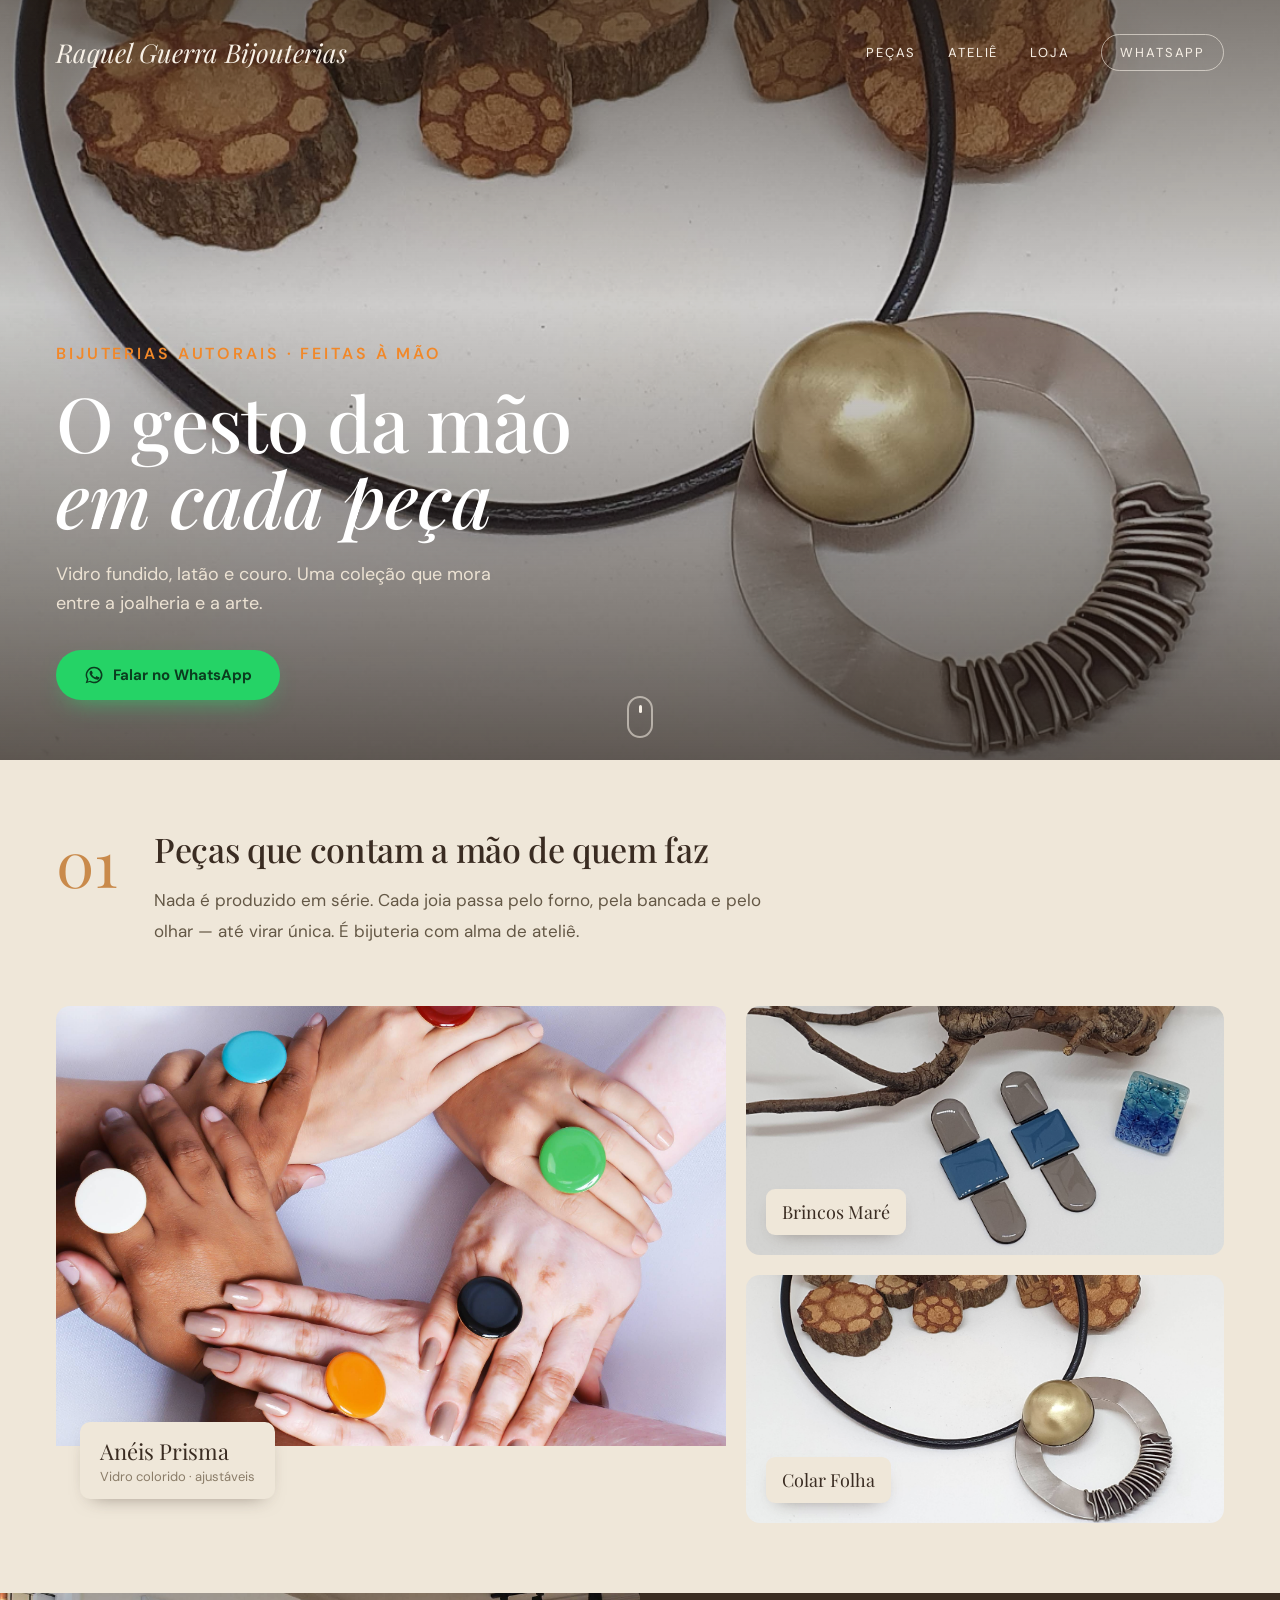
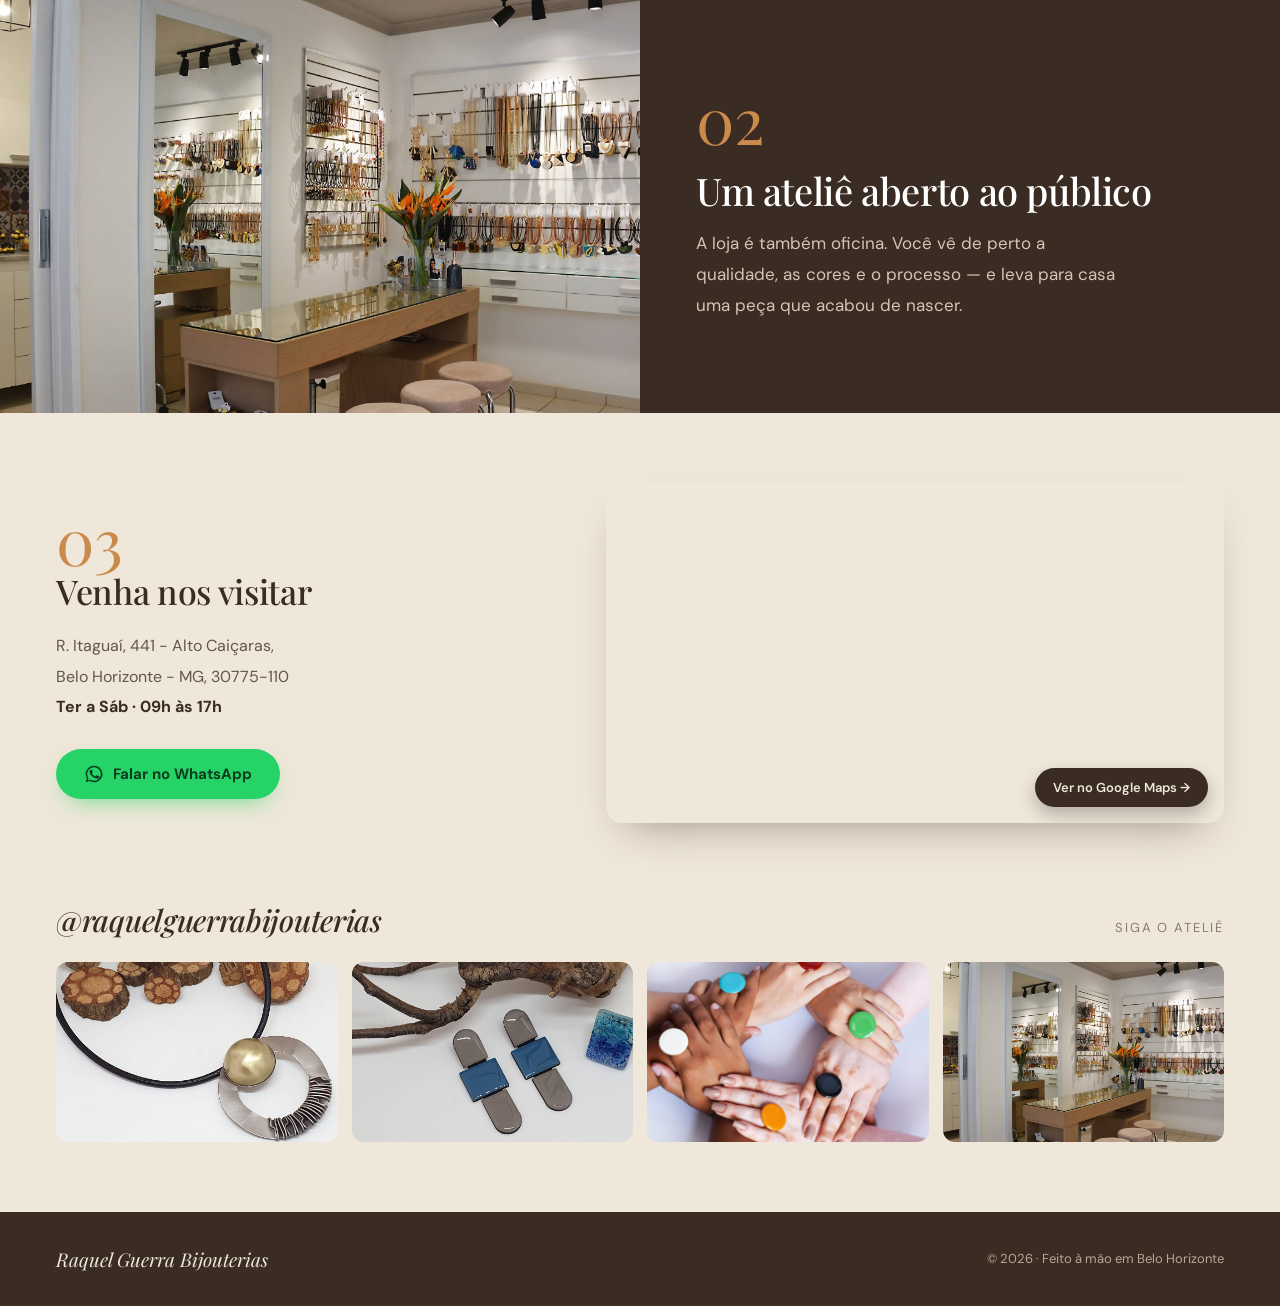
<file: index.html>
<!DOCTYPE html>
<html lang="pt-BR">
<head>
<meta charset="utf-8">
<meta name="viewport" content="width=device-width, initial-scale=1">
<title>Raquel Guerra Bijouterias — Bijuterias autorais, feitas à mão</title>
<meta name="description" content="Bijuterias autorais em vidro fundido, latão e couro. Ateliê e loja em Belo Horizonte. Cada peça é única, feita à mão. Fale conosco no WhatsApp.">
<meta name="theme-color" content="#3a2c22">

<!-- Open Graph -->
<meta property="og:type" content="website">
<meta property="og:title" content="Raquel Guerra Bijouterias — Bijuterias autorais">
<meta property="og:description" content="Vidro fundido, latão e couro. Uma coleção que mora entre a joalheria e a arte.">
<meta property="og:image" content="img/pingente.png">
<meta property="og:locale" content="pt_BR">

<link rel="preconnect" href="https://fonts.googleapis.com">
<link rel="preconnect" href="https://fonts.gstatic.com" crossorigin>
<link href="https://fonts.googleapis.com/css2?family=Playfair+Display:ital,wght@0,400;0,500;0,600;0,700;1,400;1,500&family=DM+Sans:opsz,wght@9..40,400;9..40,500;9..40,600&family=Space+Grotesk:wght@400;500;600&display=swap" rel="stylesheet">
<link rel="stylesheet" href="css/styles.css">

<!-- LocalBusiness structured data -->
<script type="application/ld+json">
{
  "@context": "https://schema.org",
  "@type": "JewelryStore",
  "name": "Raquel Guerra Bijouterias",
  "description": "Bijuterias autorais em vidro fundido, latão e couro, feitas à mão.",
  "image": "img/pingente.png",
  "address": {
    "@type": "PostalAddress",
    "streetAddress": "R. Itaguaí, 441 - Alto Caiçaras",
    "addressLocality": "Belo Horizonte",
    "addressRegion": "MG",
    "postalCode": "30775-110",
    "addressCountry": "BR"
  },
  "telephone": "+5531998121202",
  "openingHours": "Tu-Sa 09:00-17:00"
}
</script>
</head>
<body>

<a class="skip-link" href="#pecas">Pular para o conteúdo</a>

<!-- ============ HERO ============ -->
<header class="hero" id="topo">
  <img class="hero__img" src="img/pingente.png" alt="Pingente autoral em vidro fundido e latão sobre cordão de couro" fetchpriority="high">
  <div class="hero__scrim"></div>

  <div class="hero__inner">
    <nav class="nav" aria-label="Navegação principal">
      <a class="nav__brand" href="#topo">Raquel Guerra Bijouterias</a>

      <button class="nav__toggle" aria-label="Abrir menu" aria-expanded="false" aria-controls="nav-menu">
        <span></span><span></span><span></span>
      </button>

      <div class="nav__menu" id="nav-menu">
        <a href="#pecas">Peças</a>
        <a href="#atelie">Ateliê</a>
        <a href="#loja">Loja</a>
        <a class="nav__wa" href="https://wa.me/5531998121202" target="_blank" rel="noopener">WhatsApp</a>
      </div>
    </nav>

    <div class="hero__copy reveal">
      <p class="hero__eyebrow"><b>Bijuterias autorais · feitas à mão</b></p>
      <h1 class="hero__title">O gesto da mão<br><span class="italic">em cada peça</span></h1>
      <p class="hero__lede">Vidro fundido, latão e couro. Uma coleção que mora entre a joalheria e a arte.</p>
      <a class="btn btn--wa" href="https://wa.me/5531998121202" target="_blank" rel="noopener">
        <svg class="wa-ico" viewBox="0 0 24 24" aria-hidden="true"><path d="M17.5 14.4c-.3-.2-1.7-.9-2-1-.3-.1-.5-.1-.7.2-.2.3-.7.9-.9 1.1-.2.2-.3.2-.6.1-1.6-.8-2.7-1.5-3.7-3.3-.3-.5.3-.5.8-1.5.1-.2 0-.4 0-.5 0-.2-.7-1.6-.9-2.2-.2-.5-.4-.5-.6-.5h-.5c-.2 0-.5.1-.7.4-.3.3-1 1-1 2.4s1 2.8 1.2 3c.1.2 2 3.1 5 4.3 1.9.8 2.6.9 3.5.7.5-.1 1.7-.7 1.9-1.4.2-.7.2-1.2.2-1.4-.1-.1-.3-.2-.6-.4z"/><path d="M12 2a10 10 0 0 0-8.5 15.2L2 22l4.9-1.5A10 10 0 1 0 12 2zm0 18.2c-1.5 0-3-.4-4.3-1.2l-.3-.2-2.9.9.9-2.8-.2-.3A8.2 8.2 0 1 1 12 20.2z"/></svg>
        Falar no WhatsApp
      </a>
    </div>
  </div>

  <a class="hero__scroll" href="#pecas" aria-label="Rolar para as peças"><span></span></a>
</header>

<main>

  <!-- ============ 01 · EDITORIAL INTRO ============ -->
  <section class="intro reveal" id="pecas">
    <span class="section-num">01</span>
    <div class="intro__body">
      <h2 class="h-serif">Peças que contam a mão de quem faz</h2>
      <p class="lede">Nada é produzido em série. Cada joia passa pelo forno, pela bancada e pelo olhar — até virar única. É bijuteria com alma de ateliê.</p>
    </div>
  </section>

  <!-- ============ ASYMMETRIC PRODUCT GRID ============ -->
  <section class="grid" aria-label="Peças em destaque">
    <figure class="card card--lg reveal">
      <img src="img/aneis.png" alt="Anéis Prisma em vidro colorido, ajustáveis, usados em várias mãos" loading="lazy">
      <figcaption class="card__tag card__tag--lg">
        <span class="card__name">Anéis Prisma</span>
        <span class="card__meta">Vidro colorido · ajustáveis</span>
      </figcaption>
    </figure>

    <div class="grid__col">
      <figure class="card reveal">
        <img src="img/brincos.png" alt="Brincos Maré em vidro fundido azul e latão" loading="lazy">
        <figcaption class="card__tag"><span class="card__name">Brincos Maré</span></figcaption>
      </figure>
      <figure class="card reveal">
        <img src="img/pingente.png" alt="Colar Folha — pingente autoral em vidro e latão sobre couro" loading="lazy">
        <figcaption class="card__tag"><span class="card__name">Colar Folha</span></figcaption>
      </figure>
    </div>
  </section>

  <!-- ============ 02 · ATELIÊ (dark editorial) ============ -->
  <section class="atelie" id="atelie">
    <img class="atelie__img reveal" src="img/loja.png" alt="Interior do ateliê e loja, com peças expostas nas paredes e flores no balcão" loading="lazy">
    <div class="atelie__body reveal">
      <span class="section-num section-num--gold">02</span>
      <h2 class="h-serif h-serif--light">Um ateliê aberto ao público</h2>
      <p class="lede lede--light">A loja é também oficina. Você vê de perto a qualidade, as cores e o processo — e leva para casa uma peça que acabou de nascer.</p>
    </div>
  </section>

  <!-- ============ 03 · LOJA + MAPA ============ -->
  <section class="loja" id="loja">
    <div class="loja__info reveal">
      <span class="section-num">03</span>
      <h2 class="h-serif">Venha nos visitar</h2>
      <address class="loja__addr">
        R. Itaguaí, 441 - Alto Caiçaras,<br>
        Belo Horizonte - MG, 30775-110<br>
        <strong>Ter a Sáb · 09h às 17h</strong>
      </address>
      <a class="btn btn--wa" href="https://wa.me/5531998121202" target="_blank" rel="noopener">
        <svg class="wa-ico" viewBox="0 0 24 24" aria-hidden="true"><path d="M17.5 14.4c-.3-.2-1.7-.9-2-1-.3-.1-.5-.1-.7.2-.2.3-.7.9-.9 1.1-.2.2-.3.2-.6.1-1.6-.8-2.7-1.5-3.7-3.3-.3-.5.3-.5.8-1.5.1-.2 0-.4 0-.5 0-.2-.7-1.6-.9-2.2-.2-.5-.4-.5-.6-.5h-.5c-.2 0-.5.1-.7.4-.3.3-1 1-1 2.4s1 2.8 1.2 3c.1.2 2 3.1 5 4.3 1.9.8 2.6.9 3.5.7.5-.1 1.7-.7 1.9-1.4.2-.7.2-1.2.2-1.4-.1-.1-.3-.2-.6-.4z"/><path d="M12 2a10 10 0 0 0-8.5 15.2L2 22l4.9-1.5A10 10 0 1 0 12 2zm0 18.2c-1.5 0-3-.4-4.3-1.2l-.3-.2-2.9.9.9-2.8-.2-.3A8.2 8.2 0 1 1 12 20.2z"/></svg>
        Falar no WhatsApp
      </a>
    </div>

    <div class="loja__map reveal">
      <iframe title="Mapa — R. Itaguaí, 441, Alto Caiçaras, Belo Horizonte"
        src="https://www.openstreetmap.org/export/embed.html?bbox=-43.9936%2C-19.8962%2C-43.9820%2C-19.8902&layer=mapnik&marker=-19.8932%2C-43.9878"
        loading="lazy"></iframe>
      <a class="loja__gmaps" href="https://www.google.com/maps/search/?api=1&query=R.%20Itagua%C3%AD%2C%20441%20-%20Alto%20Cai%C3%A7aras%2C%20Belo%20Horizonte%20-%20MG%2C%2030775-110" target="_blank" rel="noopener">Ver no Google Maps →</a>
    </div>
  </section>

  <!-- ============ INSTAGRAM ============ -->
  <section class="insta">
    <div class="insta__head reveal">
      <h2 class="h-serif insta__handle">@raquelguerrabijouterias</h2>
      <span class="insta__cta">Siga o ateliê</span>
    </div>
    <div class="insta__grid">
      <a class="insta__item reveal" href="https://instagram.com/raquelguerrabijouterias" target="_blank" rel="noopener"><img src="img/pingente.png" alt="Post: pingente autoral" loading="lazy"></a>
      <a class="insta__item reveal" href="https://instagram.com/raquelguerrabijouterias" target="_blank" rel="noopener"><img src="img/brincos.png" alt="Post: brincos Maré" loading="lazy"></a>
      <a class="insta__item reveal" href="https://instagram.com/raquelguerrabijouterias" target="_blank" rel="noopener"><img src="img/aneis.png" alt="Post: anéis Prisma" loading="lazy"></a>
      <a class="insta__item reveal" href="https://instagram.com/raquelguerrabijouterias" target="_blank" rel="noopener"><img src="img/loja.png" alt="Post: interior do ateliê" loading="lazy"></a>
    </div>
  </section>

</main>

<!-- ============ FOOTER ============ -->
<footer class="footer">
  <span class="footer__brand">Raquel Guerra Bijouterias</span>
  <span class="footer__meta">© 2026 · Feito à mão em Belo Horizonte</span>
</footer>

<!-- Floating WhatsApp -->
<a class="fab" href="https://wa.me/5531998121202" target="_blank" rel="noopener" aria-label="Falar no WhatsApp">
  <svg viewBox="0 0 24 24" aria-hidden="true"><path d="M17.5 14.4c-.3-.2-1.7-.9-2-1-.3-.1-.5-.1-.7.2-.2.3-.7.9-.9 1.1-.2.2-.3.2-.6.1-1.6-.8-2.7-1.5-3.7-3.3-.3-.5.3-.5.8-1.5.1-.2 0-.4 0-.5 0-.2-.7-1.6-.9-2.2-.2-.5-.4-.5-.6-.5h-.5c-.2 0-.5.1-.7.4-.3.3-1 1-1 2.4s1 2.8 1.2 3c.1.2 2 3.1 5 4.3 1.9.8 2.6.9 3.5.7.5-.1 1.7-.7 1.9-1.4.2-.7.2-1.2.2-1.4-.1-.1-.3-.2-.6-.4z"/><path d="M12 2a10 10 0 0 0-8.5 15.2L2 22l4.9-1.5A10 10 0 1 0 12 2zm0 18.2c-1.5 0-3-.4-4.3-1.2l-.3-.2-2.9.9.9-2.8-.2-.3A8.2 8.2 0 1 1 12 20.2z"/></svg>
</a>

<script src="js/main.js" defer></script>
</body>
</html>
</file>
<file: css/styles.css>
/* ============================================================
   Raquel Guerra Bijouterias — landing page
   ============================================================ */

:root {
  --sand:        #efe7d9;
  --sand-tag:    #efe7d9;
  --brown:       #3a2c22;
  --brown-soft:  #645846;
  --brown-mute:  #8a7c68;
  --copper:      #c98a4b;
  --copper-lt:   #e6b98a;
  --orange:      #F18829;
  --cream:       #f7f0e6;
  --cream-soft:  #ece2d3;
  --wa:          #25D366;
  --wa-dark:     #0b3d1f;

  --serif: 'Playfair Display', Georgia, serif;
  --sans:  'DM Sans', system-ui, sans-serif;
  --mono:  'Space Grotesk', monospace;

  --pad: clamp(20px, 5vw, 56px);
  --maxw: 1280px;
  --radius: 14px;
}

* { box-sizing: border-box; }

html { scroll-behavior: smooth; }

body {
  margin: 0;
  background: var(--sand);
  color: var(--brown);
  font-family: var(--sans);
  -webkit-font-smoothing: antialiased;
  overflow-x: hidden;
}

img { display: block; }

.skip-link {
  position: absolute;
  left: -999px;
  top: 0;
  z-index: 100;
  background: var(--brown);
  color: var(--cream);
  padding: 10px 18px;
  border-radius: 0 0 8px 0;
  font-size: 14px;
}
.skip-link:focus { left: 0; }

/* shared type ------------------------------------------------ */
.h-serif {
  font-family: var(--serif);
  font-weight: 500;
  color: var(--brown);
  line-height: 1.15;
  margin: 0 0 16px;
  font-size: clamp(28px, 4vw, 38px);
  letter-spacing: -.01em;
}
.h-serif--light { color: #fff; }
.italic { font-style: italic; }

.lede {
  font-size: clamp(16px, 1.6vw, 17px);
  line-height: 1.8;
  color: var(--brown-soft);
  margin: 0;
}
.lede--light { color: #d3c6b3; max-width: 420px; }

.section-num {
  font-family: var(--serif);
  font-size: clamp(48px, 6vw, 64px);
  color: var(--copper);
  line-height: 1;
  display: block;
}
.section-num--gold { margin-bottom: 18px; }

/* buttons ---------------------------------------------------- */
.btn {
  display: inline-flex;
  align-items: center;
  gap: 9px;
  border-radius: 100px;
  text-decoration: none;
  font-weight: 700;
  font-size: 15px;
  padding: 15px 28px;
  transition: transform .25s ease, box-shadow .25s ease, filter .25s ease;
  will-change: transform;
}
.btn--wa {
  background: var(--wa);
  color: var(--wa-dark);
  box-shadow: 0 10px 26px -12px rgba(37, 211, 102, .8);
}
.btn--wa:hover {
  transform: translateY(-2px);
  box-shadow: 0 16px 32px -12px rgba(37, 211, 102, .9);
  filter: brightness(1.03);
}
.wa-ico { width: 20px; height: 20px; fill: currentColor; flex: none; }

/* ============================================================
   HERO
   ============================================================ */
.hero {
  position: relative;
  max-width: var(--maxw);
  margin: 0 auto;
  min-height: 640px;
  height: 88vh;
  max-height: 760px;
  overflow: hidden;
}
.hero__img {
  position: absolute;
  inset: 0;
  width: 100%;
  height: 100%;
  object-fit: cover;
  animation: heroZoom 14s ease-out forwards;
}
@keyframes heroZoom {
  from { transform: scale(1.08); }
  to   { transform: scale(1); }
}
.hero__scrim {
  position: absolute;
  inset: 0;
  background: linear-gradient(180deg, rgba(38,28,20,.55) 0%, rgba(38,28,20,.15) 40%, rgba(38,28,20,.72) 100%);
}
.hero__inner {
  position: relative;
  z-index: 2;
  display: flex;
  flex-direction: column;
  height: 100%;
  padding: 34px var(--pad) 60px;
}

/* nav */
.nav {
  display: flex;
  align-items: center;
  justify-content: space-between;
  color: var(--cream);
}
.nav__brand {
  font-family: var(--serif);
  font-size: clamp(20px, 2.4vw, 26px);
  font-style: italic;
  color: var(--cream);
  text-decoration: none;
}
.nav__menu {
  display: flex;
  align-items: center;
  gap: 32px;
  font-size: 13px;
  letter-spacing: .14em;
  text-transform: uppercase;
}
.nav__menu a {
  color: var(--cream);
  text-decoration: none;
  position: relative;
  transition: color .2s;
}
.nav__menu a:not(.nav__wa)::after {
  content: "";
  position: absolute;
  left: 0; bottom: -5px;
  width: 100%; height: 1px;
  background: var(--copper-lt);
  transform: scaleX(0);
  transform-origin: left;
  transition: transform .3s ease;
}
.nav__menu a:not(.nav__wa):hover::after { transform: scaleX(1); }
.nav__wa {
  border: 1px solid rgba(247,240,230,.6);
  padding: 9px 18px;
  border-radius: 100px;
  transition: background .25s, color .25s;
}
.nav__wa:hover { background: var(--cream); color: var(--brown) !important; }

.nav__toggle {
  display: none;
  flex-direction: column;
  gap: 5px;
  background: none;
  border: 0;
  cursor: pointer;
  padding: 6px;
}
.nav__toggle span {
  width: 26px; height: 2px;
  background: var(--cream);
  transition: transform .3s, opacity .3s;
}

/* hero copy */
.hero__copy {
  margin-top: auto;
  max-width: 760px;
}
.hero__eyebrow {
  font-size: 13px;
  letter-spacing: .3em;
  text-transform: uppercase;
  color: var(--copper-lt);
  margin: 0 0 20px;
}
.hero__eyebrow b { color: var(--orange); font-size: 16px; font-weight: 600; letter-spacing: .18em; }
.hero__title {
  font-family: var(--serif);
  font-weight: 500;
  font-size: clamp(44px, 7vw, 76px);
  line-height: 1;
  color: #fff;
  margin: 0 0 24px;
  letter-spacing: -.01em;
}
.hero__lede {
  font-size: clamp(16px, 1.8vw, 18px);
  line-height: 1.6;
  color: var(--cream-soft);
  max-width: 480px;
  margin: 0 0 32px;
}

/* scroll cue */
.hero__scroll {
  position: absolute;
  left: 50%;
  bottom: 22px;
  transform: translateX(-50%);
  z-index: 3;
  width: 26px; height: 42px;
  border: 2px solid rgba(247,240,230,.55);
  border-radius: 100px;
  display: flex;
  justify-content: center;
}
.hero__scroll span {
  width: 3px; height: 8px;
  background: var(--cream);
  border-radius: 2px;
  margin-top: 7px;
  animation: scrollDot 1.6s ease-in-out infinite;
}
@keyframes scrollDot {
  0%,100% { opacity: 0; transform: translateY(0); }
  40%     { opacity: 1; transform: translateY(6px); }
}

/* ============================================================
   01 · INTRO
   ============================================================ */
main { max-width: var(--maxw); margin: 0 auto; }

.intro {
  display: grid;
  grid-template-columns: auto 1fr;
  gap: 36px;
  padding: 70px var(--pad) 40px;
  align-items: start;
}
.intro__body { max-width: 620px; }
.intro .h-serif { font-size: clamp(26px, 3.4vw, 34px); }
.intro .lede { line-height: 1.8; }

/* ============================================================
   PRODUCT GRID
   ============================================================ */
.grid {
  display: grid;
  grid-template-columns: 1.4fr 1fr;
  gap: 20px;
  padding: 20px var(--pad) 70px;
}
.grid__col {
  display: grid;
  grid-template-rows: 1fr 1fr;
  gap: 20px;
}
.card {
  position: relative;
  margin: 0;
  border-radius: var(--radius);
  overflow: hidden;
}
.card img {
  width: 100%;
  height: 100%;
  object-fit: cover;
  transition: transform .7s cubic-bezier(.2,.7,.2,1);
}
.card--lg img { height: 440px; }
.card:hover img { transform: scale(1.05); }

.card__tag {
  position: absolute;
  left: 20px; bottom: 20px;
  background: var(--sand-tag);
  padding: 11px 16px;
  border-radius: 9px;
  box-shadow: 0 8px 20px -12px rgba(58,44,34,.6);
}
.card__tag--lg { left: 24px; bottom: 24px; padding: 14px 20px; border-radius: 10px; }
.card__name {
  display: block;
  font-family: var(--serif);
  font-size: 18px;
  color: var(--brown);
}
.card__tag--lg .card__name { font-size: 22px; }
.card__meta {
  display: block;
  font-size: 13px;
  color: var(--brown-mute);
  margin-top: 2px;
}

/* ============================================================
   02 · ATELIÊ
   ============================================================ */
.atelie {
  display: grid;
  grid-template-columns: 1fr 1fr;
  background: var(--brown);
  color: var(--sand);
  align-items: center;
}
.atelie__img {
  width: 100%;
  height: 100%;
  object-fit: cover;
  min-height: 420px;
}
.atelie__body { padding: 70px var(--pad); }
.atelie__body .h-serif { font-size: clamp(28px, 3.8vw, 38px); }

/* ============================================================
   03 · LOJA + MAPA
   ============================================================ */
.loja {
  display: grid;
  grid-template-columns: .9fr 1.1fr;
  gap: 44px;
  padding: 70px var(--pad);
  align-items: center;
}
.loja .h-serif { font-size: clamp(26px, 3.4vw, 34px); margin-bottom: 20px; }
.loja__addr {
  font-style: normal;
  font-size: 16px;
  line-height: 1.9;
  color: var(--brown-soft);
}
.loja__addr strong { color: var(--brown); }
.loja__info .btn { margin-top: 26px; }

.loja__map {
  position: relative;
  min-height: 340px;
  border-radius: 16px;
  overflow: hidden;
  box-shadow: 0 20px 40px -22px rgba(58,44,34,.5);
}
.loja__map iframe {
  width: 100%;
  height: 100%;
  min-height: 340px;
  border: 0;
  display: block;
  filter: saturate(.9);
}
.loja__gmaps {
  position: absolute;
  right: 16px; bottom: 16px;
  display: inline-flex;
  align-items: center;
  gap: 8px;
  background: var(--brown);
  color: var(--sand);
  font-family: var(--sans);
  font-size: 13px;
  font-weight: 600;
  padding: 11px 18px;
  border-radius: 100px;
  text-decoration: none;
  box-shadow: 0 8px 18px rgba(0,0,0,.25);
  transition: transform .2s;
}
.loja__gmaps:hover { transform: translateY(-2px); }

/* ============================================================
   INSTAGRAM
   ============================================================ */
.insta { padding: 10px var(--pad) 70px; }
.insta__head {
  display: flex;
  align-items: baseline;
  justify-content: space-between;
  margin-bottom: 24px;
  gap: 16px;
}
.insta__handle {
  font-style: italic;
  font-size: clamp(22px, 3vw, 30px);
  margin: 0;
}
.insta__cta {
  font-size: 13px;
  letter-spacing: .14em;
  text-transform: uppercase;
  color: var(--brown-mute);
  white-space: nowrap;
}
.insta__grid {
  display: grid;
  grid-template-columns: repeat(4, 1fr);
  gap: 14px;
}
.insta__item {
  display: block;
  border-radius: 12px;
  overflow: hidden;
  position: relative;
}
.insta__item img {
  width: 100%;
  height: 180px;
  object-fit: cover;
  transition: transform .6s cubic-bezier(.2,.7,.2,1), filter .3s;
}
.insta__item:hover img { transform: scale(1.07); filter: brightness(.92); }

/* ============================================================
   FOOTER
   ============================================================ */
.footer {
  max-width: var(--maxw);
  margin: 0 auto;
  padding: 34px var(--pad);
  background: var(--brown);
  color: #b6a892;
  display: flex;
  justify-content: space-between;
  align-items: center;
  gap: 16px;
  font-size: 13px;
}
.footer__brand {
  font-family: var(--serif);
  font-style: italic;
  font-size: 19px;
  color: var(--sand);
}

/* ============================================================
   FLOATING WHATSAPP
   ============================================================ */
.fab {
  position: fixed;
  right: 20px; bottom: 20px;
  z-index: 50;
  width: 58px; height: 58px;
  border-radius: 50%;
  background: var(--wa);
  display: flex;
  align-items: center;
  justify-content: center;
  box-shadow: 0 10px 26px -8px rgba(37,211,102,.9);
  opacity: 0;
  transform: translateY(20px) scale(.8);
  pointer-events: none;
  transition: opacity .35s, transform .35s;
}
.fab.is-visible { opacity: 1; transform: none; pointer-events: auto; }
.fab:hover { transform: scale(1.08); }
.fab svg { width: 30px; height: 30px; fill: var(--wa-dark); }
.fab::before {
  content: "";
  position: absolute;
  inset: 0;
  border-radius: 50%;
  border: 2px solid var(--wa);
  animation: fabPulse 2.4s ease-out infinite;
}
@keyframes fabPulse {
  0%   { transform: scale(1); opacity: .7; }
  100% { transform: scale(1.7); opacity: 0; }
}

/* ============================================================
   REVEAL ANIMATION
   ============================================================ */
.reveal {
  opacity: 0;
  transform: translateY(28px);
  transition: opacity .8s ease, transform .8s cubic-bezier(.2,.7,.2,1);
}
.reveal.is-in { opacity: 1; transform: none; }

/* ============================================================
   RESPONSIVE
   ============================================================ */
@media (max-width: 900px) {
  .atelie { grid-template-columns: 1fr; }
  .atelie__img { min-height: 300px; order: -1; }
  .loja { grid-template-columns: 1fr; gap: 28px; }
  .loja__map { min-height: 300px; }
}

@media (max-width: 720px) {
  .nav__toggle { display: flex; }
  .nav__menu {
    position: absolute;
    top: 68px; left: var(--pad); right: var(--pad);
    flex-direction: column;
    align-items: stretch;
    gap: 0;
    background: rgba(28,20,14,.92);
    backdrop-filter: blur(10px);
    border: 1px solid rgba(247,240,230,.15);
    border-radius: 14px;
    padding: 6px;
    opacity: 0;
    transform: translateY(-10px);
    pointer-events: none;
    transition: opacity .25s, transform .25s;
  }
  .nav__menu.is-open { opacity: 1; transform: none; pointer-events: auto; }
  .nav__menu a { padding: 14px 16px; border-radius: 10px; }
  .nav__menu a:not(.nav__wa)::after { display: none; }
  .nav__wa { border: 0; text-align: center; background: var(--wa); color: var(--wa-dark) !important; margin-top: 4px; }

  .hero { height: auto; min-height: 560px; }
  .hero__title { font-size: clamp(40px, 12vw, 56px); }

  .intro { grid-template-columns: 1fr; gap: 8px; }
  .grid { grid-template-columns: 1fr; }
  .card--lg img { height: 320px; }
  .grid__col { grid-template-rows: none; }
  .grid__col .card img { height: 240px; }

  .insta__grid { grid-template-columns: repeat(2, 1fr); }
  .insta__head { flex-wrap: wrap; gap: 6px; }
  .insta__cta { white-space: normal; }
  .footer { flex-direction: column; text-align: center; gap: 10px; }
}

@media (max-width: 420px) {
  .hero__title { font-size: 38px; }
}

/* reduced motion */
@media (prefers-reduced-motion: reduce) {
  * { animation-duration: .001ms !important; animation-iteration-count: 1 !important; transition-duration: .001ms !important; }
  html { scroll-behavior: auto; }
  .reveal { opacity: 1; transform: none; }
}
</file>
